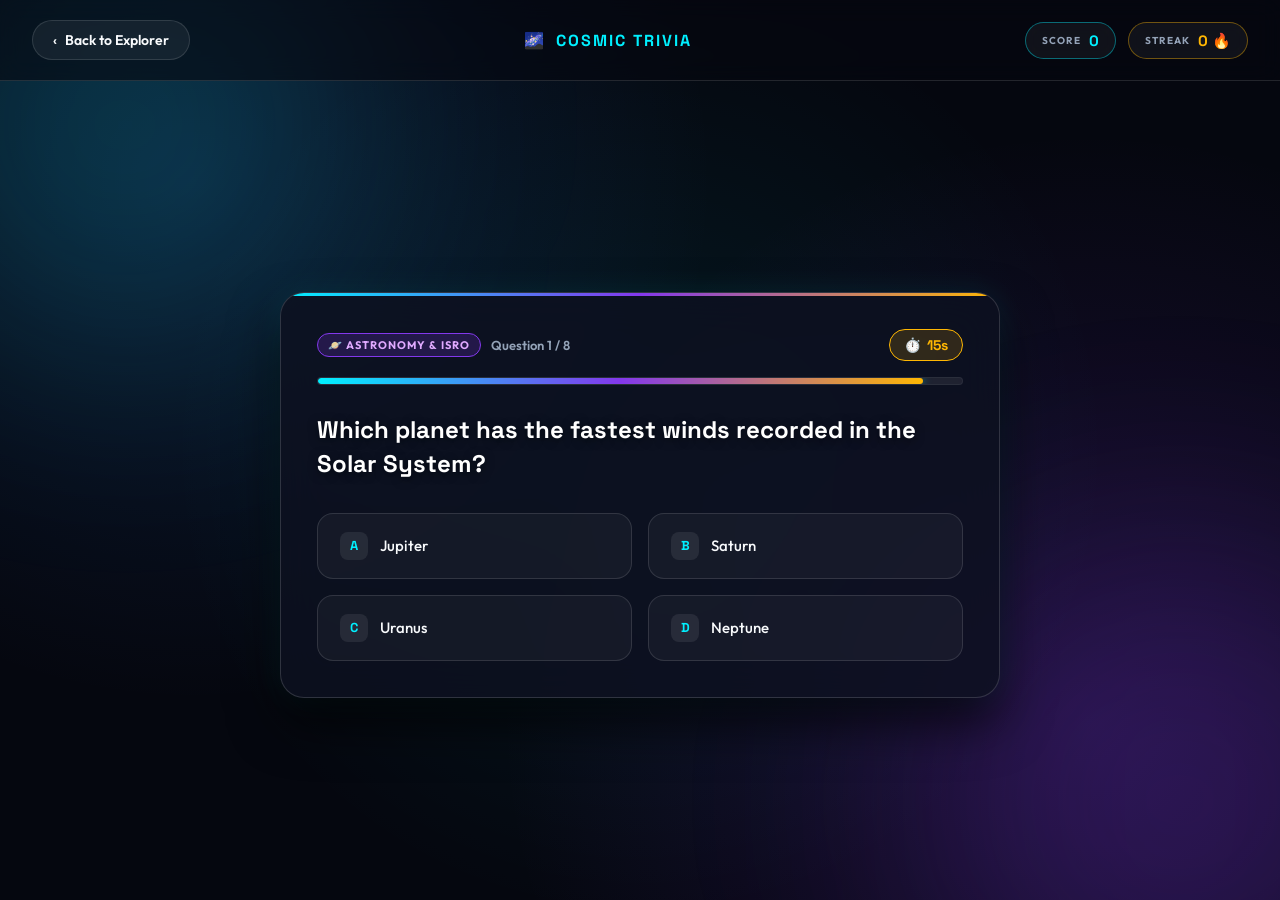
<file: quiz.html>
<!DOCTYPE html>
<html lang="en">
<head>
    <meta charset="UTF-8">
    <title>Solar System Trivia Quiz | Test Your Cosmic Knowledge</title>
    <meta name="description" content="Test your cosmic knowledge with our interactive 3D solar system trivia quiz.">
    <link rel="icon" type="image/svg+xml" href="favicon.svg">
    <link rel="stylesheet" href="css/styles.css">
    <link rel="preconnect" href="https://fonts.googleapis.com">
    <link rel="preconnect" href="https://fonts.gstatic.com" crossorigin>
    <link href="https://fonts.googleapis.com/css2?family=Outfit:wght@300;400;500;600;700;800&family=Space+Grotesk:wght@500;600;700&display=swap" rel="stylesheet">
</head>
<body class="quiz-body">

    <!-- Ambient Cosmic Background Nebulae -->
    <div class="quiz-bg-glow glow-1"></div>
    <div class="quiz-bg-glow glow-2"></div>

    <!-- Confetti Particle Canvas -->
    <canvas id="confetti-canvas"></canvas>

    <!-- Top Navigation Header -->
    <header class="quiz-nav">
        <a href="index.html" class="quiz-back-btn">
            <span class="arrow">‹</span> Back to Explorer
        </a>

        <div class="quiz-brand">
            <span class="brand-icon">🌌</span>
            <span>COSMIC TRIVIA</span>
        </div>

        <div class="quiz-stats-header">
            <div class="stat-pill score-pill">
                <span class="stat-label">SCORE</span>
                <span id="score-text" class="stat-value">0</span>
            </div>
            <div class="stat-pill streak-pill">
                <span class="stat-label">STREAK</span>
                <span id="streak-text" class="stat-value">0 🔥</span>
            </div>
        </div>
    </header>

    <!-- Main Centered Quiz Container -->
    <main class="quiz-container">
        
        <!-- Active Question Card -->
        <div id="quiz-board" class="quiz-card glass">
            
            <div class="quiz-card-top">
                <div class="q-badge-group">
                    <span class="badge-category">🪐 Astronomy & ISRO</span>
                    <span id="q-num-text" class="badge-count">Question 1 / 8</span>
                </div>
                <div class="timer-badge">
                    <span class="timer-icon">⏱️</span>
                    <span id="timer-sec-text">15s</span>
                </div>
            </div>

            <!-- Countdown Progress Bar -->
            <div class="timer-bar-container">
                <div id="timer-bar-fill" class="timer-bar-fill"></div>
            </div>

            <!-- Question Prompt Area -->
            <div class="question-area">
                <h2 id="question-text" class="question-text">Loading cosmic question...</h2>
            </div>

            <!-- 4 Multiple Choice Option Grid -->
            <div id="options-grid" class="options-grid">
                <!-- Option Buttons Dynamically Injected via JS -->
            </div>
        </div>

        <!-- Quiz Results & Score Board -->
        <div id="result-board" class="quiz-card glass result-card" style="display: none;">
            <div class="trophy-glow-wrapper">
                <div class="trophy-icon">🏆</div>
            </div>
            
            <h2 class="result-title">Mission Complete!</h2>
            <p class="result-subtitle">You explored the frontiers of space knowledge</p>
            
            <div class="result-score-box">
                <span class="score-label">FINAL SCORE</span>
                <div id="final-score-text" class="final-score-val">0 Pts</div>
                <div id="high-score-text" class="high-score-tag">Best Score: 0</div>
            </div>

            <div class="result-actions">
                <button id="btn-restart-quiz" class="btn-quiz-primary">
                    <span>🔄</span> Play Again
                </button>
                <a href="index.html" class="btn-quiz-secondary">
                    <span>🌌</span> Back to Solar System
                </a>
            </div>
        </div>

    </main>

    <!-- Data and Quiz Engine Scripts -->
    <script src="js/data.js"></script>
    <script src="js/quiz.js"></script>
</body>
</html>
</file>
<file: css/styles.css>
/* ==========================================================================
   SOLAR SYSTEM EXPLORER - DESIGN SYSTEM & STYLESHEET
   ========================================================================== */

@import url('https://fonts.googleapis.com/css2?family=Outfit:wght@300;400;500;600;700&family=Space+Grotesk:wght@400;600;700&display=swap');

:root {
    --font-primary: 'Outfit', sans-serif;
    --font-heading: 'Space Grotesk', sans-serif;

    /* Color Palette */
    --bg-dark: #05070f;
    --bg-glass: rgba(13, 17, 32, 0.65);
    --bg-glass-card: rgba(20, 27, 48, 0.75);
    --bg-glass-hover: rgba(35, 45, 75, 0.85);

    --border-glass: rgba(255, 255, 255, 0.12);
    --border-glow: rgba(97, 218, 251, 0.4);

    --accent-cyan: #00f0ff;
    --accent-blue: #3a86ff;
    --accent-purple: #8338ec;
    --accent-gold: #ffb703;
    --accent-red: #ff0055;
    --accent-green: #06d6a0;

    --text-main: #f8fafc;
    --text-muted: #94a3b8;
    --text-dim: #64748b;

    --shadow-glow: 0 0 25px rgba(0, 240, 255, 0.25);
    --shadow-card: 0 20px 40px rgba(0, 0, 0, 0.6);

    --radius-sm: 8px;
    --radius-md: 14px;
    --radius-lg: 20px;
    --radius-full: 9999px;

    --transition: all 0.3s cubic-bezier(0.4, 0, 0.2, 1);
}

/* Reset & Global */
* {
    box-sizing: border-box;
    margin: 0;
    padding: 0;
    user-select: none;
    -webkit-font-smoothing: antialiased;
}

body {
    font-family: var(--font-primary);
    background-color: var(--bg-dark);
    color: var(--text-main);
    overflow: hidden;
    width: 100vw;
    height: 100vh;
    position: relative;
}

canvas#webgl-canvas {
    position: absolute;
    top: 0;
    left: 0;
    width: 100%;
    height: 100%;
    z-index: 1;
}

/* Floating 3D Planet Name Labels */
#labels-container {
    position: absolute;
    top: 0;
    left: 0;
    width: 100%;
    height: 100%;
    pointer-events: none;
    z-index: 5;
    overflow: hidden;
}

.planet-label {
    position: absolute;
    transform: translate(-50%, -100%);
    padding: 4px 10px;
    border-radius: var(--radius-full);
    background: rgba(5, 7, 15, 0.75);
    border: 1px solid var(--border-glass);
    color: var(--text-main);
    font-size: 11px;
    font-weight: 600;
    letter-spacing: 0.5px;
    pointer-events: auto;
    cursor: pointer;
    white-space: nowrap;
    backdrop-filter: blur(6px);
    transition: transform 0.2s ease, border-color 0.2s ease, box-shadow 0.2s ease;
    box-shadow: 0 4px 12px rgba(0, 0, 0, 0.4);
}

.planet-label:hover {
    border-color: var(--accent-cyan);
    color: var(--accent-cyan);
    transform: translate(-50%, -115%) scale(1.08);
    box-shadow: 0 0 15px rgba(0, 240, 255, 0.4);
}

/* Glassmorphism Helper */
.glass {
    background: var(--bg-glass);
    backdrop-filter: blur(16px);
    -webkit-backdrop-filter: blur(16px);
    border: 1px solid var(--border-glass);
    box-shadow: var(--shadow-card);
}

/* ==========================================================================
   TOP HUD & NAVIGATION BAR
   ========================================================================== */
#top-hud {
    position: absolute;
    top: 20px;
    left: 20px;
    right: 20px;
    z-index: 10;
    display: flex;
    justify-content: space-between;
    align-items: center;
    pointer-events: none;
}

#top-hud > * {
    pointer-events: auto;
}

.brand-logo {
    display: flex;
    align-items: center;
    gap: 12px;
    padding: 10px 20px;
    border-radius: var(--radius-md);
}

.brand-logo .logo-icon {
    font-size: 24px;
    filter: drop-shadow(0 0 8px var(--accent-cyan));
}

.brand-logo h1 {
    font-family: var(--font-heading);
    font-size: 20px;
    font-weight: 700;
    letter-spacing: 1px;
    background: linear-gradient(135deg, #ffffff, var(--accent-cyan));
    -webkit-background-clip: text;
    -webkit-text-fill-color: transparent;
}

.brand-logo span {
    font-size: 11px;
    color: var(--accent-cyan);
    text-transform: uppercase;
    letter-spacing: 2px;
    display: block;
    font-weight: 600;
}

/* Search Bar */
.search-container {
    position: relative;
    width: 320px;
}

.search-input-wrapper {
    display: flex;
    align-items: center;
    padding: 10px 16px;
    border-radius: var(--radius-full);
    transition: var(--transition);
}

.search-input-wrapper:focus-within {
    border-color: var(--accent-cyan);
    box-shadow: 0 0 15px rgba(0, 240, 255, 0.3);
}

.search-icon {
    color: var(--text-muted);
    margin-right: 10px;
    font-size: 16px;
}

.search-input {
    background: transparent;
    border: none;
    outline: none;
    color: var(--text-main);
    font-family: var(--font-primary);
    font-size: 14px;
    width: 100%;
}

.search-input::placeholder {
    color: var(--text-dim);
}

.search-dropdown {
    position: absolute;
    top: calc(100% + 8px);
    left: 0;
    right: 0;
    border-radius: var(--radius-md);
    max-height: 250px;
    overflow-y: auto;
    display: none;
    flex-direction: column;
    z-index: 20;
    padding: 6px;
}

.search-dropdown.active {
    display: flex;
}

.search-item {
    padding: 10px 14px;
    border-radius: var(--radius-sm);
    cursor: pointer;
    display: flex;
    align-items: center;
    justify-content: space-between;
    transition: var(--transition);
    font-size: 14px;
}

.search-item:hover {
    background: var(--bg-glass-hover);
    color: var(--accent-cyan);
}

.search-item .category {
    font-size: 11px;
    color: var(--text-dim);
    text-transform: uppercase;
}

/* Quick Actions Group */
.hud-actions {
    display: flex;
    align-items: center;
    gap: 10px;
}

.icon-btn {
    width: 44px;
    height: 44px;
    border-radius: var(--radius-md);
    display: flex;
    align-items: center;
    justify-content: center;
    color: var(--text-main);
    cursor: pointer;
    font-size: 18px;
    transition: var(--transition);
    border: 1px solid var(--border-glass);
    background: var(--bg-glass);
}

.icon-btn:hover {
    background: var(--bg-glass-hover);
    border-color: var(--accent-cyan);
    color: var(--accent-cyan);
    transform: translateY(-2px);
}

.icon-btn.active {
    background: rgba(0, 240, 255, 0.2);
    border-color: var(--accent-cyan);
    color: var(--accent-cyan);
    box-shadow: 0 0 12px rgba(0, 240, 255, 0.3);
}

.btn-primary-action {
    display: flex;
    align-items: center;
    gap: 8px;
    padding: 10px 20px;
    border-radius: var(--radius-full);
    background: linear-gradient(135deg, var(--accent-blue), var(--accent-purple));
    color: white;
    font-weight: 600;
    font-size: 14px;
    border: none;
    cursor: pointer;
    transition: var(--transition);
    text-decoration: none;
    box-shadow: 0 4px 15px rgba(58, 134, 255, 0.4);
}

.btn-primary-action:hover {
    transform: translateY(-2px);
    box-shadow: 0 6px 20px rgba(131, 56, 236, 0.6);
}

/* ==========================================================================
   BOTTOM SIMULATION CONTROLS DOCK
   ========================================================================== */
#bottom-dock {
    position: absolute;
    bottom: 24px;
    left: 50%;
    transform: translateX(-50%);
    z-index: 10;
    display: flex;
    align-items: center;
    gap: 16px;
    padding: 10px 24px;
    border-radius: var(--radius-full);
}

.dock-group {
    display: flex;
    align-items: center;
    gap: 8px;
}

.dock-divider {
    width: 1px;
    height: 28px;
    background: var(--border-glass);
}

.dock-btn {
    padding: 8px 16px;
    border-radius: var(--radius-full);
    background: rgba(255, 255, 255, 0.08);
    border: 1px solid var(--border-glass);
    color: var(--text-main);
    font-size: 13px;
    font-weight: 500;
    cursor: pointer;
    transition: var(--transition);
    display: flex;
    align-items: center;
    gap: 6px;
}

.dock-btn:hover {
    background: rgba(255, 255, 255, 0.18);
    border-color: var(--accent-cyan);
    color: var(--accent-cyan);
}

.dock-btn.active {
    background: var(--accent-cyan);
    color: var(--bg-dark);
    font-weight: 700;
    border-color: var(--accent-cyan);
    box-shadow: 0 0 15px rgba(0, 240, 255, 0.5);
}

/* Speed Slider Container */
.speed-control {
    display: flex;
    align-items: center;
    gap: 10px;
    font-size: 12px;
    color: var(--text-muted);
}

.speed-slider {
    width: 110px;
    accent-color: var(--accent-cyan);
    cursor: pointer;
}

/* ==========================================================================
   SLIDE-OUT PLANET INFO SIDEBAR
   ========================================================================== */
#info-sidebar {
    position: absolute;
    top: 90px;
    right: -420px;
    width: 390px;
    bottom: 24px;
    z-index: 15;
    border-radius: var(--radius-lg);
    display: flex;
    flex-direction: column;
    transition: right 0.4s cubic-bezier(0.16, 1, 0.3, 1);
    overflow: hidden;
}

#info-sidebar.active {
    right: 20px;
}

.sidebar-header {
    position: relative;
    padding: 24px 24px 16px;
    display: flex;
    align-items: center;
    justify-content: space-between;
}

.sidebar-header .title-area {
    display: flex;
    align-items: center;
    gap: 16px;
}

.planet-avatar {
    width: 56px;
    height: 56px;
    border-radius: 50%;
    object-fit: cover;
    border: 2px solid var(--accent-cyan);
    box-shadow: 0 0 15px rgba(0, 240, 255, 0.4);
}

.planet-title-text h2 {
    font-family: var(--font-heading);
    font-size: 24px;
    font-weight: 700;
    letter-spacing: 0.5px;
}

.planet-title-text p {
    font-size: 12px;
    color: var(--accent-cyan);
    text-transform: uppercase;
    letter-spacing: 1.5px;
}

.close-btn {
    width: 32px;
    height: 32px;
    border-radius: 50%;
    background: rgba(255, 255, 255, 0.1);
    border: none;
    color: var(--text-main);
    font-size: 16px;
    cursor: pointer;
    display: flex;
    align-items: center;
    justify-content: center;
    transition: var(--transition);
}

.close-btn:hover {
    background: var(--accent-red);
    color: white;
    transform: rotate(90deg);
}

/* Sidebar Navigation Tabs */
.sidebar-tabs {
    display: flex;
    padding: 0 20px;
    gap: 6px;
    border-bottom: 1px solid var(--border-glass);
}

.tab-btn {
    flex: 1;
    padding: 10px 0;
    background: transparent;
    border: none;
    border-bottom: 2px solid transparent;
    color: var(--text-muted);
    font-size: 13px;
    font-weight: 600;
    cursor: pointer;
    transition: var(--transition);
}

.tab-btn:hover {
    color: var(--text-main);
}

.tab-btn.active {
    color: var(--accent-cyan);
    border-bottom-color: var(--accent-cyan);
}

/* Tab Contents Scrollable */
.sidebar-content {
    padding: 20px;
    overflow-y: auto;
    flex: 1;
}

.tab-pane {
    display: none;
    flex-direction: column;
    gap: 16px;
}

.tab-pane.active {
    display: flex;
}

/* Stat Grid */
.stat-grid {
    display: grid;
    grid-template-columns: repeat(2, 1fr);
    gap: 12px;
}

.stat-card {
    padding: 14px;
    background: var(--bg-glass-card);
    border: 1px solid var(--border-glass);
    border-radius: var(--radius-md);
    display: flex;
    flex-direction: column;
    gap: 4px;
}

.stat-card .label {
    font-size: 11px;
    color: var(--text-muted);
    text-transform: uppercase;
    letter-spacing: 0.5px;
}

.stat-card .value {
    font-size: 15px;
    font-weight: 600;
    color: var(--text-main);
}

.description-box {
    padding: 16px;
    background: var(--bg-glass-card);
    border-radius: var(--radius-md);
    border: 1px solid var(--border-glass);
    line-height: 1.6;
    font-size: 14px;
    color: var(--text-muted);
}

.fun-fact-box {
    padding: 16px;
    border-radius: var(--radius-md);
    background: linear-gradient(135deg, rgba(0, 240, 255, 0.1), rgba(131, 56, 236, 0.15));
    border: 1px solid var(--border-glow);
    font-size: 13px;
    line-height: 1.5;
}

.fun-fact-box h4 {
    color: var(--accent-gold);
    margin-bottom: 6px;
    font-size: 12px;
    text-transform: uppercase;
    letter-spacing: 1px;
}

.sidebar-actions {
    padding: 16px 20px;
    border-top: 1px solid var(--border-glass);
    display: flex;
    gap: 10px;
}

.btn-sidebar {
    flex: 1;
    padding: 10px;
    border-radius: var(--radius-md);
    border: 1px solid var(--border-glass);
    background: var(--bg-glass-hover);
    color: var(--text-main);
    font-weight: 600;
    font-size: 13px;
    cursor: pointer;
    transition: var(--transition);
    display: flex;
    align-items: center;
    justify-content: center;
    gap: 8px;
}

.btn-sidebar:hover {
    border-color: var(--accent-cyan);
    color: var(--accent-cyan);
}

/* ==========================================================================
   PLANET COMPARISON MODAL
   ========================================================================== */
.modal-overlay {
    position: fixed;
    top: 0;
    left: 0;
    width: 100vw;
    height: 100vh;
    background: rgba(0, 0, 0, 0.75);
    backdrop-filter: blur(12px);
    z-index: 100;
    display: none;
    align-items: center;
    justify-content: center;
    padding: 20px;
}

.modal-overlay.active {
    display: flex;
}

.modal-container {
    width: 100%;
    max-width: 850px;
    max-height: 90vh;
    border-radius: var(--radius-lg);
    display: flex;
    flex-direction: column;
    overflow: hidden;
    animation: modalPop 0.3s ease-out;
}

@keyframes modalPop {
    from { opacity: 0; transform: scale(0.95); }
    to { opacity: 1; transform: scale(1); }
}

.modal-header {
    padding: 20px 28px;
    display: flex;
    align-items: center;
    justify-content: space-between;
    border-bottom: 1px solid var(--border-glass);
}

.modal-header h2 {
    font-family: var(--font-heading);
    font-size: 22px;
    color: var(--accent-cyan);
}

.modal-body {
    padding: 28px;
    overflow-y: auto;
    display: flex;
    flex-direction: column;
    gap: 24px;
}

.compare-selectors {
    display: grid;
    grid-template-columns: 1fr auto 1fr;
    gap: 20px;
    align-items: center;
}

.vs-badge {
    width: 40px;
    height: 40px;
    border-radius: 50%;
    background: var(--accent-gold);
    color: var(--bg-dark);
    font-weight: 800;
    display: flex;
    align-items: center;
    justify-content: center;
    font-size: 14px;
    box-shadow: 0 0 15px rgba(255, 183, 3, 0.5);
}

.select-box {
    width: 100%;
    padding: 12px 16px;
    border-radius: var(--radius-md);
    background: var(--bg-glass-card);
    border: 1px solid var(--border-glass);
    color: var(--text-main);
    font-family: var(--font-primary);
    font-size: 15px;
    outline: none;
    cursor: pointer;
}

.select-box:focus {
    border-color: var(--accent-cyan);
}

.compare-table {
    display: flex;
    flex-direction: column;
    gap: 16px;
}

.compare-row {
    display: flex;
    flex-direction: column;
    gap: 8px;
    padding: 14px;
    background: var(--bg-glass-card);
    border-radius: var(--radius-md);
    border: 1px solid var(--border-glass);
}

.compare-row .metric-title {
    font-size: 12px;
    color: var(--text-muted);
    text-transform: uppercase;
    letter-spacing: 1px;
    text-align: center;
}

.compare-bars {
    display: grid;
    grid-template-columns: 1fr 1fr;
    gap: 20px;
}

.bar-side {
    display: flex;
    flex-direction: column;
    gap: 6px;
}

.bar-side .val-text {
    font-size: 14px;
    font-weight: 600;
}

.bar-side.right {
    text-align: right;
}

.bar-bg {
    height: 8px;
    background: rgba(255, 255, 255, 0.1);
    border-radius: var(--radius-full);
    overflow: hidden;
}

.bar-fill {
    height: 100%;
    border-radius: var(--radius-full);
    transition: width 0.6s cubic-bezier(0.16, 1, 0.3, 1);
}

.bar-fill.left {
    background: linear-gradient(90deg, var(--accent-blue), var(--accent-cyan));
}

.bar-fill.right {
    background: linear-gradient(90deg, var(--accent-purple), var(--accent-red));
}

/* ==========================================================================
   GUIDED STORY TOUR OVERLAY
   ========================================================================== */
#tour-overlay {
    position: absolute;
    bottom: 90px;
    left: 50%;
    transform: translateX(-50%);
    width: 90%;
    max-width: 600px;
    z-index: 25;
    padding: 20px 24px;
    border-radius: var(--radius-lg);
    display: none;
    flex-direction: column;
    gap: 12px;
    border: 1px solid var(--accent-cyan);
    box-shadow: 0 0 30px rgba(0, 240, 255, 0.3);
    animation: slideUp 0.4s ease-out;
}

@keyframes slideUp {
    from { opacity: 0; transform: translate(-50%, 20px); }
    to { opacity: 1; transform: translate(-50%, 0); }
}

#tour-overlay.active {
    display: flex;
}

.tour-header {
    display: flex;
    justify-content: space-between;
    align-items: center;
}

.tour-header h3 {
    font-family: var(--font-heading);
    color: var(--accent-gold);
    font-size: 16px;
}

.tour-step-badge {
    font-size: 12px;
    color: var(--accent-cyan);
    font-weight: 600;
}

.tour-text {
    font-size: 14px;
    line-height: 1.6;
    color: var(--text-main);
}

.tour-controls {
    display: flex;
    justify-content: space-between;
    margin-top: 8px;
}

/* ==========================================================================
   DEEP SPACE 3D GALAXY FLOATING LABELS
   ========================================================================== */
.galaxy-label {
    position: absolute;
    transform: translate(-50%, -100%);
    background: rgba(15, 23, 42, 0.85);
    backdrop-filter: blur(8px);
    border: 1px solid rgba(0, 240, 255, 0.4);
    padding: 6px 14px;
    border-radius: 20px;
    color: #00f0ff;
    font-family: 'Outfit', sans-serif;
    font-size: 11px;
    font-weight: 700;
    letter-spacing: 1px;
    pointer-events: auto;
    cursor: pointer;
    white-space: nowrap;
    box-shadow: 0 0 15px rgba(0, 240, 255, 0.3);
    transition: transform 0.2s, background 0.2s, border-color 0.2s, box-shadow 0.2s;
    user-select: none;
    z-index: 6;
}

.galaxy-label:hover {
    transform: translate(-50%, -110%) scale(1.1);
    background: rgba(131, 56, 236, 0.9);
    border-color: #ff007f;
    color: #ffffff;
    box-shadow: 0 0 25px rgba(255, 0, 127, 0.6);
}

/* ==========================================================================
   SPACECRAFT & SATELLITE FLOATING LABELS
   ========================================================================== */
.spacecraft-label {
    position: absolute;
    transform: translate(-50%, -100%);
    background: rgba(6, 182, 212, 0.85);
    backdrop-filter: blur(8px);
    border: 1px solid #00f0ff;
    padding: 4px 10px;
    border-radius: 12px;
    color: #ffffff;
    font-family: 'Outfit', sans-serif;
    font-size: 10px;
    font-weight: 700;
    letter-spacing: 0.5px;
    pointer-events: auto;
    cursor: pointer;
    white-space: nowrap;
    box-shadow: 0 0 12px rgba(0, 240, 255, 0.4);
    transition: transform 0.2s, background 0.2s;
    user-select: none;
    z-index: 6;
}

.spacecraft-label:hover {
    transform: translate(-50%, -110%) scale(1.1);
    background: rgba(255, 183, 3, 0.95);
    border-color: #ffb703;
    box-shadow: 0 0 20px rgba(255, 183, 3, 0.7);
}

/* ==========================================================================
   TIME MACHINE CONTROLS
   ========================================================================== */
.time-machine-badge {
    display: inline-flex;
    align-items: center;
    gap: 6px;
    padding: 6px 14px;
    background: rgba(131, 56, 236, 0.25);
    border: 1px solid var(--accent-purple);
    border-radius: var(--radius-full);
    color: #e0aaff;
    font-size: 12px;
    font-weight: 600;
    cursor: pointer;
    transition: var(--transition);
}

.time-machine-badge:hover {
    background: rgba(131, 56, 236, 0.45);
    color: white;
    box-shadow: 0 0 15px rgba(131, 56, 236, 0.4);
}

.preset-grid {
    display: grid;
    grid-template-columns: repeat(auto-fill, minmax(180px, 1fr));
    gap: 12px;
    margin-top: 16px;
}

.preset-card {
    background: rgba(255, 255, 255, 0.04);
    border: 1px solid var(--border-glass);
    border-radius: var(--radius-md);
    padding: 12px;
    cursor: pointer;
    transition: var(--transition);
}

.preset-card:hover {
    background: rgba(0, 240, 255, 0.1);
    border-color: var(--accent-cyan);
    transform: translateY(-2px);
}

.preset-card h4 {
    font-size: 13px;
    color: var(--accent-cyan);
    margin-bottom: 4px;
}

.preset-card span {
    font-size: 11px;
    color: var(--text-muted);
}

/* ==========================================================================
   SURFACE EXPLORER MODE OVERLAY
   ========================================================================== */
#surface-view-overlay {
    position: fixed;
    top: 24px;
    left: 50%;
    transform: translateX(-50%);
    z-index: 100;
    display: none;
    align-items: center;
    gap: 16px;
    padding: 12px 24px;
    background: rgba(15, 23, 42, 0.9);
    backdrop-filter: blur(16px);
    border: 1px solid var(--accent-cyan);
    border-radius: var(--radius-full);
    box-shadow: 0 0 25px rgba(0, 240, 255, 0.3);
}

#surface-view-overlay.active {
    display: flex;
    animation: fadeIn 0.4s ease-out;
}

.btn-surface-land {
    display: flex;
    align-items: center;
    justify-content: center;
    gap: 8px;
    width: 100%;
    margin-top: 14px;
    padding: 10px;
    background: linear-gradient(135deg, #ff007f, #8338ec);
    border: none;
    border-radius: var(--radius-md);
    color: white;
    font-weight: 700;
    font-size: 13px;
    cursor: pointer;
    transition: var(--transition);
    box-shadow: 0 4px 15px rgba(255, 0, 127, 0.4);
}

.btn-surface-land:hover {
    transform: translateY(-2px);
    box-shadow: 0 6px 20px rgba(255, 0, 127, 0.6);
}

.btn-surface-exit {
    padding: 8px 18px;
    background: linear-gradient(135deg, #ff0055, #d90429);
    border: none;
    border-radius: var(--radius-full);
    color: white;
    font-weight: 700;
    font-size: 12px;
    cursor: pointer;
    transition: var(--transition);
    box-shadow: 0 2px 10px rgba(255, 0, 85, 0.4);
}

.btn-surface-exit:hover {
    transform: scale(1.05);
    box-shadow: 0 4px 15px rgba(255, 0, 85, 0.6);
}

/* Voice Narrator Button */
.btn-narrate {
    background: rgba(255, 183, 3, 0.2);
    border: 1px solid #ffb703;
    color: #ffb703;
    padding: 6px 12px;
    border-radius: var(--radius-full);
    font-size: 12px;
    font-weight: 600;
    cursor: pointer;
    transition: var(--transition);
    display: inline-flex;
    align-items: center;
    gap: 6px;
    margin-top: 10px;
}

.btn-narrate:hover {
    background: rgba(255, 183, 3, 0.4);
    color: white;
}

/* ==========================================================================
   RESPONSIVE DESIGN (MOBILE & TABLET)
   ========================================================================== */
@media (max-width: 768px) {
    #top-hud {
        flex-direction: column;
        align-items: stretch;
        gap: 12px;
    }

    .search-container {
        width: 100%;
    }

    #bottom-dock {
        width: 92%;
        flex-wrap: wrap;
        justify-content: center;
        padding: 10px 16px;
        bottom: 16px;
        border-radius: var(--radius-lg);
    }

    #info-sidebar {
        width: calc(100vw - 32px);
        right: -100vw;
        top: 140px;
        bottom: 90px;
    }

    #info-sidebar.active {
        right: 16px;
    }

    .options-grid {
        grid-template-columns: 1fr;
    }

    .compare-selectors {
        grid-template-columns: 1fr;
    }

    .vs-badge {
        margin: 0 auto;
    }
}

/* ==========================================================================
   PREMIUM GAMIFIED QUIZ PAGE STYLES
   ========================================================================== */
.quiz-body {
    background-color: #05070f;
    background-image: 
        radial-gradient(circle at 15% 20%, rgba(58, 134, 255, 0.15) 0%, transparent 40%),
        radial-gradient(circle at 85% 80%, rgba(131, 56, 236, 0.18) 0%, transparent 45%),
        radial-gradient(circle at 50% 50%, rgba(0, 240, 255, 0.08) 0%, transparent 60%);
    min-height: 100vh;
    display: flex;
    flex-direction: column;
    align-items: center;
    justify-content: center;
    overflow-y: auto;
    padding: 20px;
    position: relative;
}

/* Cosmic Ambient Glow Orbs */
.quiz-bg-glow {
    position: fixed;
    border-radius: 50%;
    filter: blur(120px);
    pointer-events: none;
    z-index: 0;
}

.quiz-bg-glow.glow-1 {
    width: 450px;
    height: 450px;
    top: -100px;
    left: -100px;
    background: rgba(0, 240, 255, 0.15);
}

.quiz-bg-glow.glow-2 {
    width: 500px;
    height: 500px;
    bottom: -150px;
    right: -150px;
    background: rgba(131, 56, 236, 0.2);
}

#confetti-canvas {
    position: fixed;
    top: 0;
    left: 0;
    width: 100vw;
    height: 100vh;
    pointer-events: none;
    z-index: 100;
}

/* Quiz Top Navigation Bar */
.quiz-nav {
    position: fixed;
    top: 0;
    left: 0;
    right: 0;
    padding: 20px 32px;
    display: flex;
    align-items: center;
    justify-content: space-between;
    z-index: 20;
    background: rgba(5, 7, 15, 0.6);
    backdrop-filter: blur(12px);
    border-bottom: 1px solid var(--border-glass);
}

.quiz-back-btn {
    display: flex;
    align-items: center;
    gap: 8px;
    padding: 10px 20px;
    border-radius: var(--radius-full);
    background: rgba(255, 255, 255, 0.06);
    border: 1px solid var(--border-glass);
    color: var(--text-main);
    font-weight: 600;
    font-size: 14px;
    text-decoration: none;
    transition: var(--transition);
}

.quiz-back-btn:hover {
    background: rgba(0, 240, 255, 0.15);
    border-color: var(--accent-cyan);
    color: var(--accent-cyan);
    transform: translateX(-4px);
    box-shadow: 0 0 15px rgba(0, 240, 255, 0.3);
}

.quiz-brand {
    display: flex;
    align-items: center;
    gap: 10px;
    font-family: var(--font-heading);
    font-size: 16px;
    font-weight: 700;
    letter-spacing: 2px;
    color: var(--accent-cyan);
}

.quiz-stats-header {
    display: flex;
    align-items: center;
    gap: 12px;
}

.stat-pill {
    display: flex;
    align-items: center;
    gap: 8px;
    padding: 8px 16px;
    border-radius: var(--radius-full);
    background: rgba(255, 255, 255, 0.05);
    border: 1px solid var(--border-glass);
    backdrop-filter: blur(8px);
}

.stat-pill.score-pill {
    border-color: rgba(0, 240, 255, 0.4);
}

.stat-pill.streak-pill {
    border-color: rgba(255, 183, 3, 0.4);
}

.stat-label {
    font-size: 10px;
    font-weight: 700;
    letter-spacing: 1px;
    color: var(--text-muted);
}

.stat-value {
    font-family: var(--font-heading);
    font-size: 15px;
    font-weight: 700;
}

.score-pill .stat-value {
    color: var(--accent-cyan);
}

.streak-pill .stat-value {
    color: var(--accent-gold);
}

/* Quiz Centered Container */
.quiz-container {
    width: 100%;
    max-width: 720px;
    margin-top: 90px;
    z-index: 10;
}

.quiz-card {
    background: rgba(13, 17, 32, 0.85);
    backdrop-filter: blur(20px);
    -webkit-backdrop-filter: blur(20px);
    border: 1px solid rgba(255, 255, 255, 0.15);
    border-radius: 24px;
    padding: 36px;
    box-shadow: 0 25px 50px rgba(0, 0, 0, 0.7), 0 0 30px rgba(0, 240, 255, 0.1);
    position: relative;
    overflow: hidden;
}

.quiz-card::before {
    content: '';
    position: absolute;
    top: 0;
    left: 0;
    right: 0;
    height: 3px;
    background: linear-gradient(90deg, var(--accent-cyan), var(--accent-purple), var(--accent-gold));
}

.quiz-card-top {
    display: flex;
    justify-content: space-between;
    align-items: center;
    margin-bottom: 16px;
}

.q-badge-group {
    display: flex;
    align-items: center;
    gap: 10px;
}

.badge-category {
    font-size: 11px;
    font-weight: 700;
    text-transform: uppercase;
    letter-spacing: 1px;
    padding: 4px 10px;
    border-radius: var(--radius-full);
    background: rgba(131, 56, 236, 0.2);
    border: 1px solid var(--accent-purple);
    color: #e0aaff;
}

.badge-count {
    font-size: 13px;
    font-weight: 600;
    color: var(--text-muted);
}

.timer-badge {
    display: flex;
    align-items: center;
    gap: 6px;
    padding: 6px 14px;
    border-radius: var(--radius-full);
    background: rgba(255, 183, 3, 0.15);
    border: 1px solid var(--accent-gold);
    color: var(--accent-gold);
    font-family: var(--font-heading);
    font-weight: 700;
    font-size: 14px;
}

/* Timer Bar */
.timer-bar-container {
    width: 100%;
    height: 8px;
    background: rgba(255, 255, 255, 0.08);
    border-radius: var(--radius-full);
    overflow: hidden;
    margin-bottom: 28px;
    border: 1px solid rgba(255, 255, 255, 0.05);
}

.timer-bar-fill {
    height: 100%;
    width: 100%;
    background: linear-gradient(90deg, var(--accent-cyan), var(--accent-purple), var(--accent-gold));
    border-radius: var(--radius-full);
    box-shadow: 0 0 10px rgba(0, 240, 255, 0.6);
    transition: width 0.1s linear;
}

/* Question Area */
.question-area {
    margin-bottom: 32px;
}

.question-text {
    font-family: var(--font-heading);
    font-size: 24px;
    font-weight: 700;
    line-height: 1.4;
    color: #ffffff;
    text-shadow: 0 2px 10px rgba(0, 0, 0, 0.5);
}

/* Options Grid */
.options-grid {
    display: grid;
    grid-template-columns: repeat(2, 1fr);
    gap: 16px;
}

.option-btn {
    display: flex;
    align-items: center;
    gap: 12px;
    padding: 18px 22px;
    border-radius: 16px;
    background: rgba(255, 255, 255, 0.04);
    border: 1px solid rgba(255, 255, 255, 0.12);
    color: var(--text-main);
    font-family: var(--font-primary);
    font-size: 15px;
    font-weight: 500;
    text-align: left;
    cursor: pointer;
    transition: all 0.25s cubic-bezier(0.16, 1, 0.3, 1);
    position: relative;
    overflow: hidden;
}

.option-btn:hover {
    background: rgba(0, 240, 255, 0.12);
    border-color: var(--accent-cyan);
    color: #ffffff;
    transform: translateY(-3px);
    box-shadow: 0 8px 25px rgba(0, 240, 255, 0.3);
}

.opt-prefix {
    display: flex;
    align-items: center;
    justify-content: center;
    width: 28px;
    height: 28px;
    border-radius: 8px;
    background: rgba(255, 255, 255, 0.08);
    color: var(--accent-cyan);
    font-family: var(--font-heading);
    font-weight: 700;
    font-size: 13px;
    flex-shrink: 0;
}

.option-btn:hover .opt-prefix {
    background: var(--accent-cyan);
    color: var(--bg-dark);
}

/* Correct & Wrong Feedback States */
.option-btn.correct {
    background: linear-gradient(135deg, rgba(6, 214, 160, 0.35), rgba(6, 214, 160, 0.15)) !important;
    border-color: #06d6a0 !important;
    color: #ffffff !important;
    box-shadow: 0 0 30px rgba(6, 214, 160, 0.5) !important;
    transform: scale(1.02);
}

.option-btn.correct .opt-prefix {
    background: #06d6a0;
    color: #05070f;
}

.option-btn.wrong {
    background: linear-gradient(135deg, rgba(255, 0, 85, 0.35), rgba(255, 0, 85, 0.15)) !important;
    border-color: #ff0055 !important;
    color: #ffffff !important;
    box-shadow: 0 0 30px rgba(255, 0, 85, 0.5) !important;
}

.option-btn.wrong .opt-prefix {
    background: #ff0055;
    color: #ffffff;
}

/* Result Board Styles */
.result-card {
    text-align: center;
    padding: 48px 36px;
}

.trophy-glow-wrapper {
    position: relative;
    width: 100px;
    height: 100px;
    margin: 0 auto 20px;
    display: flex;
    align-items: center;
    justify-content: center;
    border-radius: 50%;
    background: rgba(255, 183, 3, 0.15);
    border: 2px solid var(--accent-gold);
    box-shadow: 0 0 40px rgba(255, 183, 3, 0.4);
    animation: pulseTrophy 2s infinite alternate;
}

@keyframes pulseTrophy {
    from { transform: scale(1); box-shadow: 0 0 30px rgba(255, 183, 3, 0.3); }
    to { transform: scale(1.08); box-shadow: 0 0 50px rgba(255, 183, 3, 0.6); }
}

.trophy-icon {
    font-size: 52px;
}

.result-title {
    font-family: var(--font-heading);
    font-size: 32px;
    font-weight: 700;
    color: #ffffff;
    margin-bottom: 6px;
}

.result-subtitle {
    font-size: 14px;
    color: var(--text-muted);
    margin-bottom: 28px;
}

.result-score-box {
    background: rgba(255, 255, 255, 0.03);
    border: 1px solid var(--border-glass);
    border-radius: 20px;
    padding: 24px;
    margin-bottom: 32px;
    display: flex;
    flex-direction: column;
    align-items: center;
    gap: 6px;
}

.score-label {
    font-size: 11px;
    font-weight: 700;
    letter-spacing: 2px;
    color: var(--text-muted);
}

.final-score-val {
    font-family: var(--font-heading);
    font-size: 48px;
    font-weight: 800;
    background: linear-gradient(135deg, var(--accent-gold), #fff);
    -webkit-background-clip: text;
    -webkit-text-fill-color: transparent;
    text-shadow: 0 0 30px rgba(255, 183, 3, 0.5);
}

.high-score-tag {
    font-size: 14px;
    font-weight: 600;
    color: var(--accent-cyan);
    margin-top: 4px;
}

.result-actions {
    display: flex;
    gap: 16px;
    justify-content: center;
}

.btn-quiz-primary {
    display: flex;
    align-items: center;
    justify-content: center;
    gap: 10px;
    padding: 14px 28px;
    border-radius: var(--radius-full);
    background: linear-gradient(135deg, var(--accent-cyan), var(--accent-blue));
    color: var(--bg-dark);
    font-weight: 700;
    font-size: 15px;
    border: none;
    cursor: pointer;
    transition: var(--transition);
    box-shadow: 0 4px 20px rgba(0, 240, 255, 0.4);
}

.btn-quiz-primary:hover {
    transform: translateY(-3px);
    box-shadow: 0 8px 30px rgba(0, 240, 255, 0.6);
}

.btn-quiz-secondary {
    display: flex;
    align-items: center;
    justify-content: center;
    gap: 10px;
    padding: 14px 28px;
    border-radius: var(--radius-full);
    background: rgba(255, 255, 255, 0.08);
    border: 1px solid var(--border-glass);
    color: #ffffff;
    font-weight: 600;
    font-size: 15px;
    text-decoration: none;
    transition: var(--transition);
}

.btn-quiz-secondary:hover {
    background: rgba(255, 255, 255, 0.16);
    border-color: rgba(255, 255, 255, 0.3);
    transform: translateY(-3px);
}
</file>
